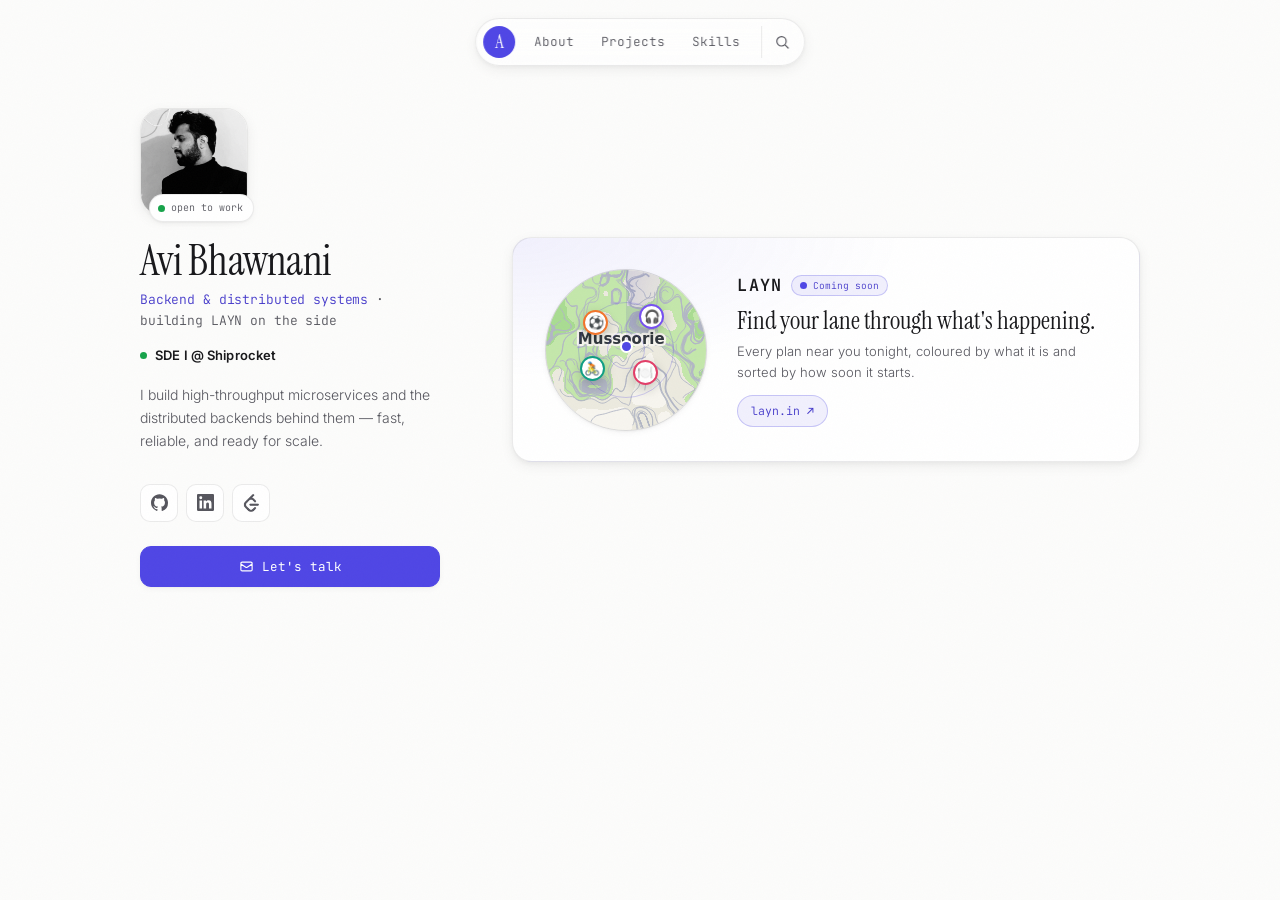
<file: index.html>
<!DOCTYPE html>
<html lang="en" data-theme="light">
<head>
  <meta charset="UTF-8" />
  <meta name="viewport" content="width=device-width, initial-scale=1.0" />
  <title>Avi Bhawnani — Software Engineer</title>
  <meta name="description" content="Avi Bhawnani — Java backend engineer building high-throughput microservices with Kafka and distributed systems. Currently building LAYN." />
  <link rel="icon" type="image/svg+xml" href="data:image/svg+xml,<svg xmlns='http://www.w3.org/2000/svg' viewBox='0 0 32 32'><rect width='32' height='32' rx='8' fill='%234f46e5'/><text x='16' y='23' font-family='Georgia,serif' font-size='20' fill='white' text-anchor='middle'>A</text></svg>" />
  <meta property="og:title" content="Avi Bhawnani — Software Engineer" />
  <meta property="og:description" content="Building high-throughput microservices with Kafka & distributed systems. Currently building LAYN." />
  <meta property="og:type" content="website" />
  <meta property="og:url" content="https://avibhawnani.github.io" />
  <meta property="og:image" content="https://avibhawnani.github.io/content/og-image.png" />
  <meta name="twitter:card" content="summary_large_image" />
  <meta name="twitter:image" content="https://avibhawnani.github.io/content/og-image.png" />
  <link rel="stylesheet" href="/css/theme.css" />
  <link rel="stylesheet" href="/css/base.css" />
  <link rel="stylesheet" href="/css/layout.css" />
  <link rel="stylesheet" href="/css/sections.css" />
  <link rel="stylesheet" href="/css/command.css" />
</head>
<body data-page="home">

<div id="scroll-progress"></div>
<div class="grain" aria-hidden="true"></div>
<div id="spotlight" aria-hidden="true"></div>

<nav class="pillnav" aria-label="Primary">
  <a href="/" class="pill-mono">A</a>
  <div class="pill-links">
    <a class="pill-link home active" href="/"><svg class="ico" viewBox="0 0 24 24" fill="none" stroke="currentColor" stroke-width="1.8"><path stroke-linecap="round" stroke-linejoin="round" d="M3 10l9-7 9 7v9a2 2 0 01-2 2h-4v-6H9v6H5a2 2 0 01-2-2z"/></svg><span class="txt">Home</span></a>
    
    <a class="pill-link" href="/about/"><svg class="ico" viewBox="0 0 24 24" fill="none" stroke="currentColor" stroke-width="1.8"><circle cx="12" cy="8" r="4"/><path stroke-linecap="round" d="M4 20c0-3.3 3.6-6 8-6s8 2.7 8 6"/></svg><span class="txt">About</span></a>
    
    
    <a class="pill-link" href="/projects/"><svg class="ico" viewBox="0 0 24 24" fill="none" stroke="currentColor" stroke-width="1.8"><rect x="3" y="3" width="7" height="7" rx="1.5"/><rect x="14" y="3" width="7" height="7" rx="1.5"/><rect x="3" y="14" width="7" height="7" rx="1.5"/><rect x="14" y="14" width="7" height="7" rx="1.5"/></svg><span class="txt">Projects</span></a>
    <a class="pill-link" href="/skills/"><svg class="ico" viewBox="0 0 24 24" fill="none" stroke="currentColor" stroke-width="1.8"><path stroke-linecap="round" stroke-linejoin="round" d="M12 3l9 5-9 5-9-5 9-5zM3 13l9 5 9-5"/></svg><span class="txt">Skills</span></a>
  </div>
  <div class="pill-right">
    <button class="pill-icon cmdk-btn" id="cmdkOpen" aria-label="Command menu (⌘K)"><svg viewBox="0 0 24 24" fill="none" stroke="currentColor" stroke-width="1.8"><circle cx="11" cy="11" r="7"/><path stroke-linecap="round" d="M21 21l-4.3-4.3"/></svg></button>
  </div>
</nav>

<div class="shell" id="top">
  <aside class="rail"><div class="rail-inner" id="rail-inner"></div></aside>

  <main class="content home">
    <section class="home-feature reveal" aria-label="Currently building">
      <div class="layn-mini" id="layn-mini"></div>
    </section>

  </main>
</div>

<div class="cmdk-overlay" id="cmdk">
  <div class="cmdk" role="dialog" aria-modal="true" aria-label="Command menu">
    <div class="cmdk-search">
      <svg xmlns="http://www.w3.org/2000/svg" fill="none" viewBox="0 0 24 24" stroke="currentColor" stroke-width="1.8"><circle cx="11" cy="11" r="7"/><path stroke-linecap="round" d="M21 21l-4.3-4.3"/></svg>
      <input id="cmdk-input" type="text" placeholder="Go to a page, copy email, open a link…" autocomplete="off" spellcheck="false" />
      <span class="cmdk-esc">ESC</span>
    </div>
    <div class="cmdk-list" id="cmdk-list"></div>
  </div>
</div>

<script src="/js/data.js"></script>
<script src="/js/render.js"></script>
<script src="/js/theme.js"></script>
<script src="/js/command.js"></script>
<script src="/js/effects.js"></script>
<script src="/js/map.js"></script>
</body>
</html>
</file>
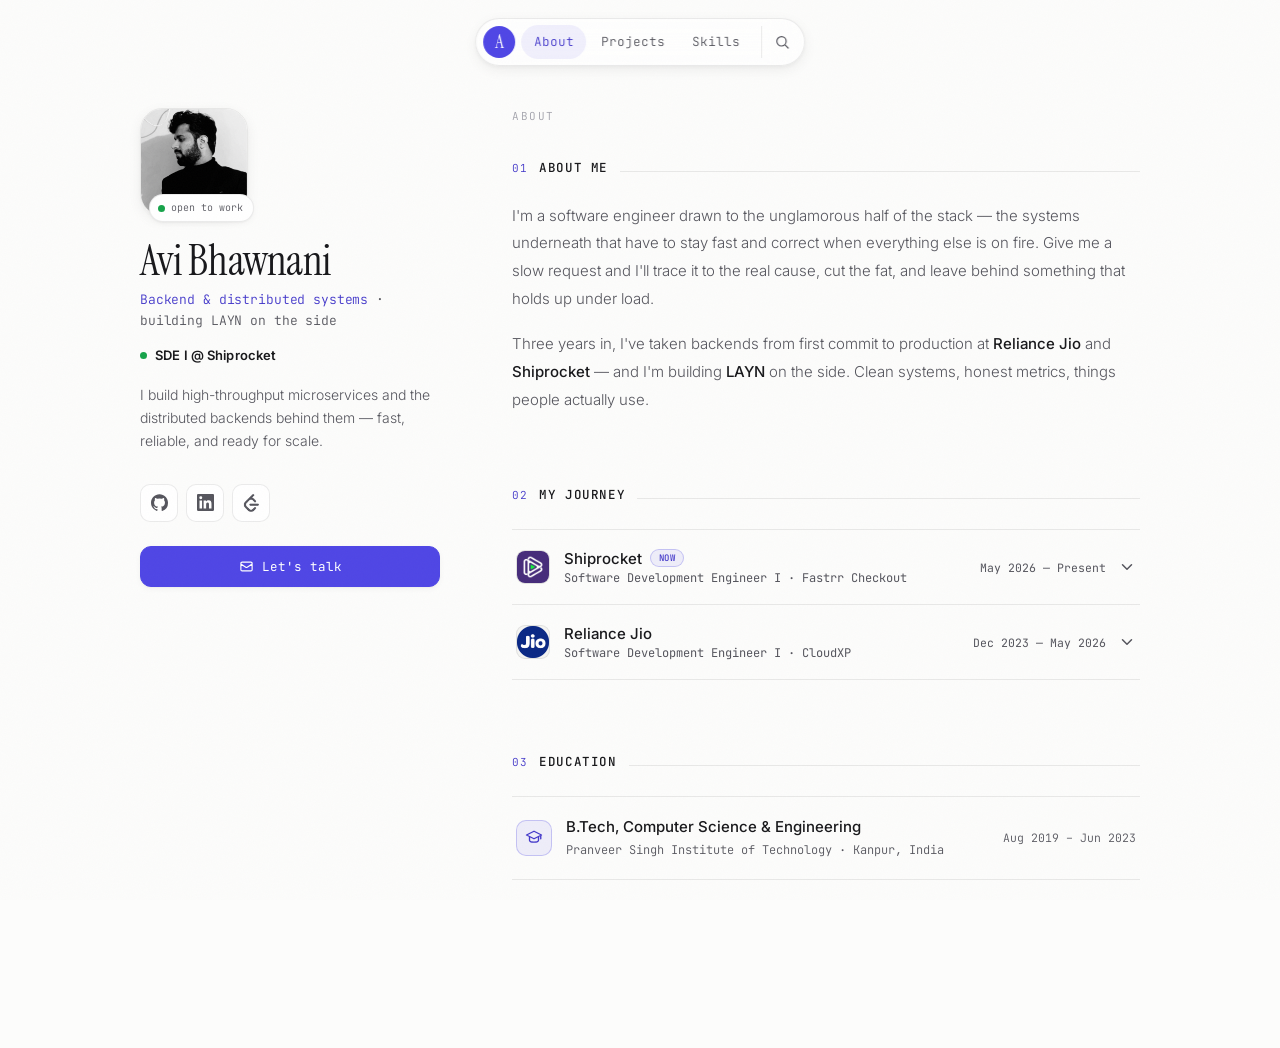
<file: about/index.html>
<!DOCTYPE html>
<html lang="en" data-theme="light">
<head>
  <meta charset="UTF-8" />
  <meta name="viewport" content="width=device-width, initial-scale=1.0" />
  <title>About — Avi Bhawnani</title>
  <meta name="description" content="About Avi Bhawnani — a backend engineer, and the journey through Reliance Jio and Shiprocket." />
  <link rel="icon" type="image/svg+xml" href="data:image/svg+xml,<svg xmlns='http://www.w3.org/2000/svg' viewBox='0 0 32 32'><rect width='32' height='32' rx='8' fill='%234f46e5'/><text x='16' y='23' font-family='Georgia,serif' font-size='20' fill='white' text-anchor='middle'>A</text></svg>" />
  <link rel="stylesheet" href="/css/theme.css" />
  <link rel="stylesheet" href="/css/base.css" />
  <link rel="stylesheet" href="/css/layout.css" />
  <link rel="stylesheet" href="/css/sections.css" />
  <link rel="stylesheet" href="/css/command.css" />
</head>
<body data-page="about">

<div id="scroll-progress"></div>
<div class="grain" aria-hidden="true"></div>
<div id="spotlight" aria-hidden="true"></div>

<nav class="pillnav" aria-label="Primary">
  <a href="/" class="pill-mono">A</a>
  <div class="pill-links">
    <a class="pill-link home" href="/"><svg class="ico" viewBox="0 0 24 24" fill="none" stroke="currentColor" stroke-width="1.8"><path stroke-linecap="round" stroke-linejoin="round" d="M3 10l9-7 9 7v9a2 2 0 01-2 2h-4v-6H9v6H5a2 2 0 01-2-2z"/></svg><span class="txt">Home</span></a>
    <a class="pill-link active" href="/about/"><svg class="ico" viewBox="0 0 24 24" fill="none" stroke="currentColor" stroke-width="1.8"><circle cx="12" cy="8" r="4"/><path stroke-linecap="round" d="M4 20c0-3.3 3.6-6 8-6s8 2.7 8 6"/></svg><span class="txt">About</span></a>
    <a class="pill-link" href="/projects/"><svg class="ico" viewBox="0 0 24 24" fill="none" stroke="currentColor" stroke-width="1.8"><rect x="3" y="3" width="7" height="7" rx="1.5"/><rect x="14" y="3" width="7" height="7" rx="1.5"/><rect x="3" y="14" width="7" height="7" rx="1.5"/><rect x="14" y="14" width="7" height="7" rx="1.5"/></svg><span class="txt">Projects</span></a>
    <a class="pill-link" href="/skills/"><svg class="ico" viewBox="0 0 24 24" fill="none" stroke="currentColor" stroke-width="1.8"><path stroke-linecap="round" stroke-linejoin="round" d="M12 3l9 5-9 5-9-5 9-5zM3 13l9 5 9-5"/></svg><span class="txt">Skills</span></a>
  </div>
  <div class="pill-right">
    <button class="pill-icon cmdk-btn" id="cmdkOpen" aria-label="Command menu (⌘K)"><svg viewBox="0 0 24 24" fill="none" stroke="currentColor" stroke-width="1.8"><circle cx="11" cy="11" r="7"/><path stroke-linecap="round" d="M21 21l-4.3-4.3"/></svg></button>
  </div>
</nav>

<div class="shell" id="top">
  <aside class="rail"><div class="rail-inner" id="rail-inner"></div></aside>

  <main class="content">
    <p class="page-title">About</p>

    <section class="block reveal" id="about">
      <div class="section-head"><span class="section-index">01</span><span class="section-title">About me</span><span class="section-rule"></span></div>
      <div class="about-bio" id="about-bio"></div>
    </section>

    <section class="block reveal" id="journey">
      <div class="section-head"><span class="section-index">02</span><span class="section-title">My journey</span><span class="section-rule"></span></div>
      <div class="work-list" id="exp-list"></div>
    </section>

    <section class="block reveal" id="education">
      <div class="section-head"><span class="section-index">03</span><span class="section-title">Education</span><span class="section-rule"></span></div>
      <div id="edu-list"></div>
    </section>

  </main>
</div>

<div class="cmdk-overlay" id="cmdk">
  <div class="cmdk" role="dialog" aria-modal="true" aria-label="Command menu">
    <div class="cmdk-search">
      <svg xmlns="http://www.w3.org/2000/svg" fill="none" viewBox="0 0 24 24" stroke="currentColor" stroke-width="1.8"><circle cx="11" cy="11" r="7"/><path stroke-linecap="round" d="M21 21l-4.3-4.3"/></svg>
      <input id="cmdk-input" type="text" placeholder="Go to a page, copy email, open a link…" autocomplete="off" spellcheck="false" />
      <span class="cmdk-esc">ESC</span>
    </div>
    <div class="cmdk-list" id="cmdk-list"></div>
  </div>
</div>

<script src="/js/data.js"></script>
<script src="/js/render.js"></script>
<script src="/js/theme.js"></script>
<script src="/js/command.js"></script>
<script src="/js/effects.js"></script>
</body>
</html>
</file>
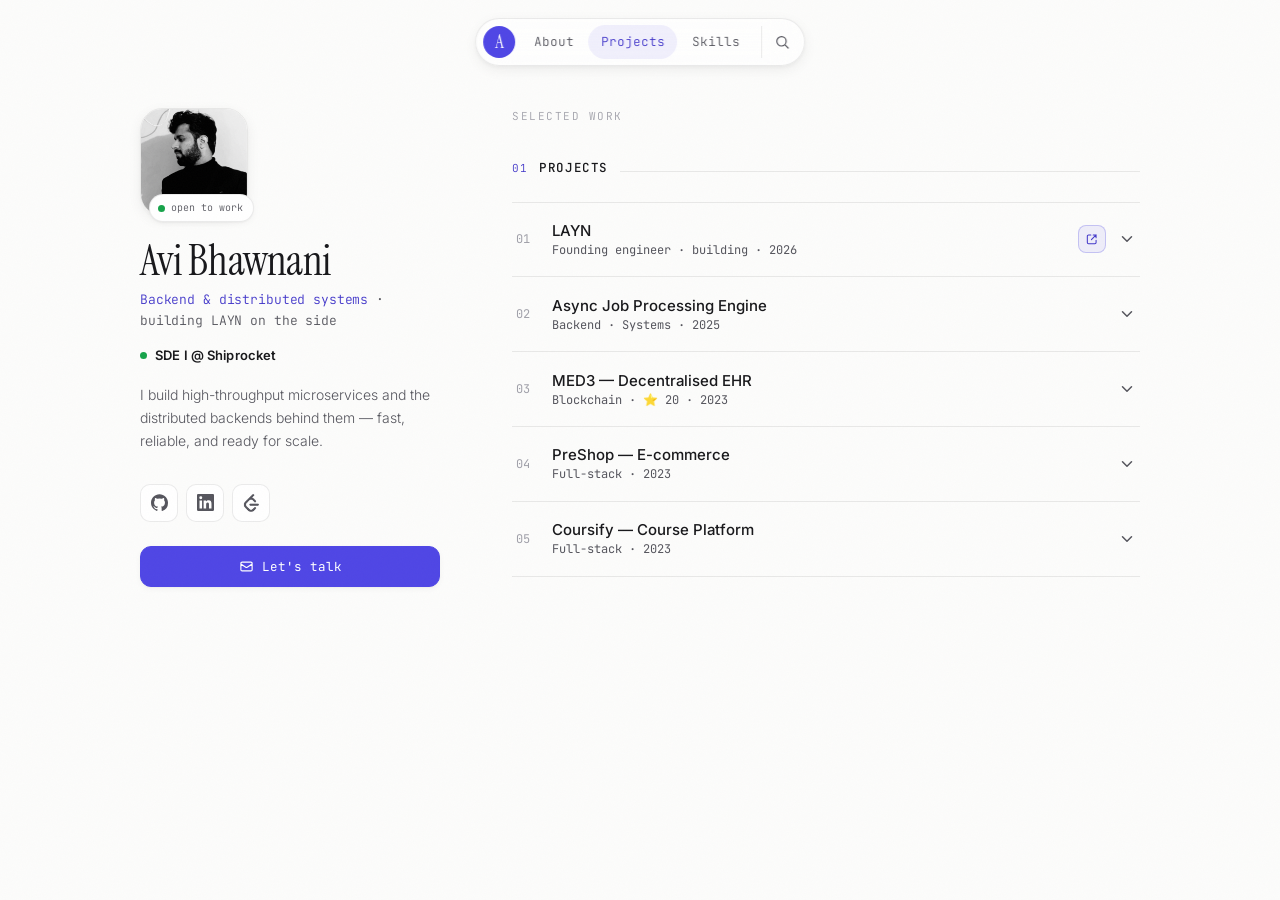
<file: projects/index.html>
<!DOCTYPE html>
<html lang="en" data-theme="light">
<head>
  <meta charset="UTF-8" />
  <meta name="viewport" content="width=device-width, initial-scale=1.0" />
  <title>Projects — Avi Bhawnani</title>
  <meta name="description" content="Selected projects by Avi Bhawnani — backend systems, full-stack and blockchain." />
  <link rel="icon" type="image/svg+xml" href="data:image/svg+xml,<svg xmlns='http://www.w3.org/2000/svg' viewBox='0 0 32 32'><rect width='32' height='32' rx='8' fill='%234f46e5'/><text x='16' y='23' font-family='Georgia,serif' font-size='20' fill='white' text-anchor='middle'>A</text></svg>" />
  <link rel="stylesheet" href="/css/theme.css" />
  <link rel="stylesheet" href="/css/base.css" />
  <link rel="stylesheet" href="/css/layout.css" />
  <link rel="stylesheet" href="/css/sections.css" />
  <link rel="stylesheet" href="/css/command.css" />
</head>
<body data-page="projects">

<div id="scroll-progress"></div>
<div class="grain" aria-hidden="true"></div>
<div id="spotlight" aria-hidden="true"></div>

<nav class="pillnav" aria-label="Primary">
  <a href="/" class="pill-mono">A</a>
  <div class="pill-links">
    <a class="pill-link home" href="/"><svg class="ico" viewBox="0 0 24 24" fill="none" stroke="currentColor" stroke-width="1.8"><path stroke-linecap="round" stroke-linejoin="round" d="M3 10l9-7 9 7v9a2 2 0 01-2 2h-4v-6H9v6H5a2 2 0 01-2-2z"/></svg><span class="txt">Home</span></a>
    
    <a class="pill-link" href="/about/"><svg class="ico" viewBox="0 0 24 24" fill="none" stroke="currentColor" stroke-width="1.8"><circle cx="12" cy="8" r="4"/><path stroke-linecap="round" d="M4 20c0-3.3 3.6-6 8-6s8 2.7 8 6"/></svg><span class="txt">About</span></a>
    
    
    <a class="pill-link active" href="/projects/"><svg class="ico" viewBox="0 0 24 24" fill="none" stroke="currentColor" stroke-width="1.8"><rect x="3" y="3" width="7" height="7" rx="1.5"/><rect x="14" y="3" width="7" height="7" rx="1.5"/><rect x="3" y="14" width="7" height="7" rx="1.5"/><rect x="14" y="14" width="7" height="7" rx="1.5"/></svg><span class="txt">Projects</span></a>
    <a class="pill-link" href="/skills/"><svg class="ico" viewBox="0 0 24 24" fill="none" stroke="currentColor" stroke-width="1.8"><path stroke-linecap="round" stroke-linejoin="round" d="M12 3l9 5-9 5-9-5 9-5zM3 13l9 5 9-5"/></svg><span class="txt">Skills</span></a>
  </div>
  <div class="pill-right">
    <button class="pill-icon cmdk-btn" id="cmdkOpen" aria-label="Command menu (⌘K)"><svg viewBox="0 0 24 24" fill="none" stroke="currentColor" stroke-width="1.8"><circle cx="11" cy="11" r="7"/><path stroke-linecap="round" d="M21 21l-4.3-4.3"/></svg></button>
  </div>
</nav>

<div class="shell" id="top">
  <aside class="rail"><div class="rail-inner" id="rail-inner"></div></aside>

  <main class="content">
    <p class="page-title">Selected Work</p>

    <section class="block reveal" id="projects">
      <div class="section-head"><span class="section-index">01</span><span class="section-title">Projects</span><span class="section-rule"></span></div>
      <div id="proj-list"></div>
    </section>

  </main>
</div>

<div class="cmdk-overlay" id="cmdk">
  <div class="cmdk" role="dialog" aria-modal="true" aria-label="Command menu">
    <div class="cmdk-search">
      <svg xmlns="http://www.w3.org/2000/svg" fill="none" viewBox="0 0 24 24" stroke="currentColor" stroke-width="1.8"><circle cx="11" cy="11" r="7"/><path stroke-linecap="round" d="M21 21l-4.3-4.3"/></svg>
      <input id="cmdk-input" type="text" placeholder="Go to a page, copy email, open a link…" autocomplete="off" spellcheck="false" />
      <span class="cmdk-esc">ESC</span>
    </div>
    <div class="cmdk-list" id="cmdk-list"></div>
  </div>
</div>

<script src="/js/data.js"></script>
<script src="/js/render.js"></script>
<script src="/js/theme.js"></script>
<script src="/js/command.js"></script>
<script src="/js/effects.js"></script>
</body>
</html>
</file>
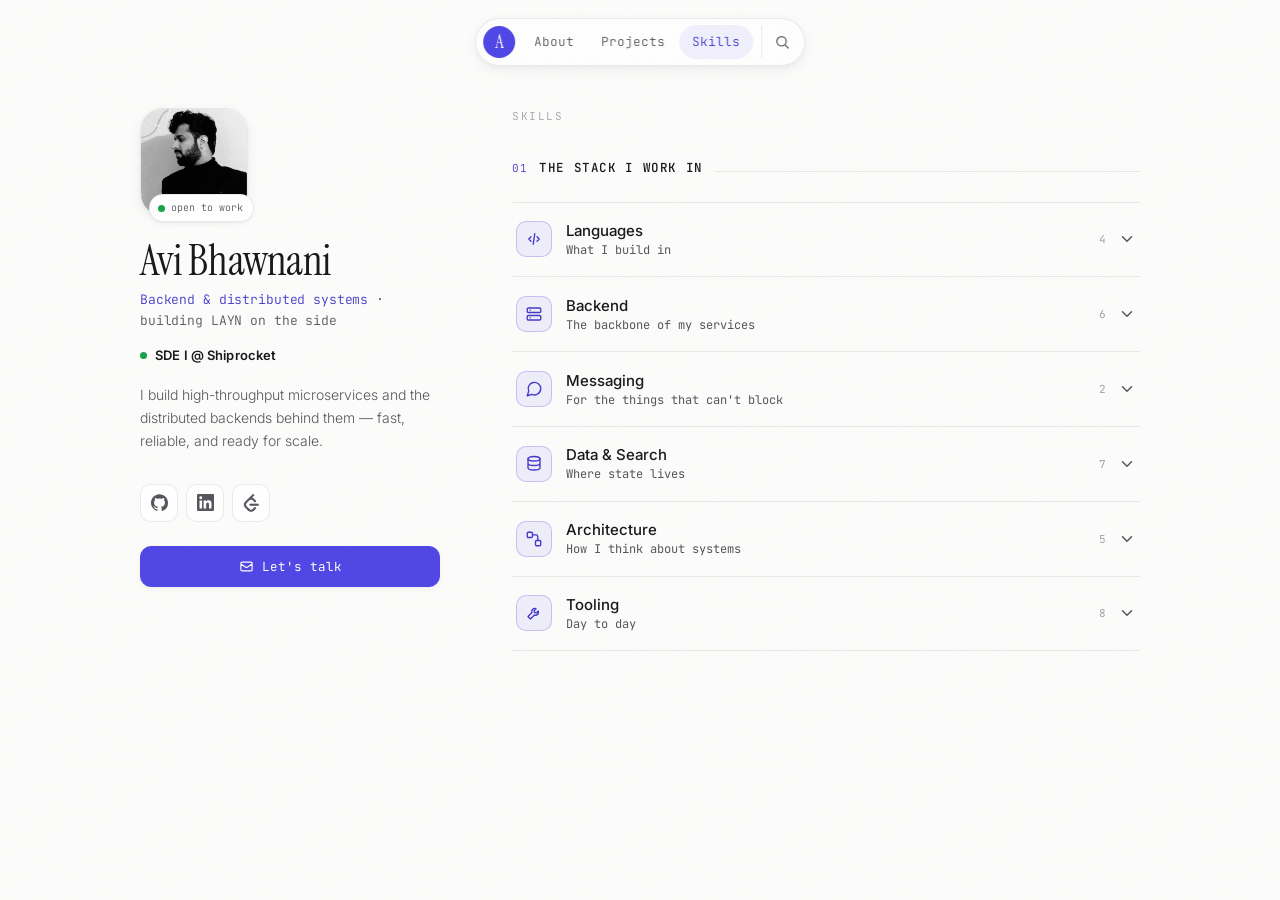
<file: skills/index.html>
<!DOCTYPE html>
<html lang="en" data-theme="light">
<head>
  <meta charset="UTF-8" />
  <meta name="viewport" content="width=device-width, initial-scale=1.0" />
  <title>Skills — Avi Bhawnani</title>
  <meta name="description" content="Avi Bhawnani's stack — Java, Spring Boot, Kafka, distributed systems." />
  <link rel="icon" type="image/svg+xml" href="data:image/svg+xml,<svg xmlns='http://www.w3.org/2000/svg' viewBox='0 0 32 32'><rect width='32' height='32' rx='8' fill='%234f46e5'/><text x='16' y='23' font-family='Georgia,serif' font-size='20' fill='white' text-anchor='middle'>A</text></svg>" />
  <link rel="stylesheet" href="/css/theme.css" />
  <link rel="stylesheet" href="/css/base.css" />
  <link rel="stylesheet" href="/css/layout.css" />
  <link rel="stylesheet" href="/css/sections.css" />
  <link rel="stylesheet" href="/css/command.css" />
</head>
<body data-page="skills">

<div id="scroll-progress"></div>
<div class="grain" aria-hidden="true"></div>
<div id="spotlight" aria-hidden="true"></div>

<nav class="pillnav" aria-label="Primary">
  <a href="/" class="pill-mono">A</a>
  <div class="pill-links">
    <a class="pill-link home" href="/"><svg class="ico" viewBox="0 0 24 24" fill="none" stroke="currentColor" stroke-width="1.8"><path stroke-linecap="round" stroke-linejoin="round" d="M3 10l9-7 9 7v9a2 2 0 01-2 2h-4v-6H9v6H5a2 2 0 01-2-2z"/></svg><span class="txt">Home</span></a>
    
    <a class="pill-link" href="/about/"><svg class="ico" viewBox="0 0 24 24" fill="none" stroke="currentColor" stroke-width="1.8"><circle cx="12" cy="8" r="4"/><path stroke-linecap="round" d="M4 20c0-3.3 3.6-6 8-6s8 2.7 8 6"/></svg><span class="txt">About</span></a>
    
    
    <a class="pill-link" href="/projects/"><svg class="ico" viewBox="0 0 24 24" fill="none" stroke="currentColor" stroke-width="1.8"><rect x="3" y="3" width="7" height="7" rx="1.5"/><rect x="14" y="3" width="7" height="7" rx="1.5"/><rect x="3" y="14" width="7" height="7" rx="1.5"/><rect x="14" y="14" width="7" height="7" rx="1.5"/></svg><span class="txt">Projects</span></a>
    <a class="pill-link active" href="/skills/"><svg class="ico" viewBox="0 0 24 24" fill="none" stroke="currentColor" stroke-width="1.8"><path stroke-linecap="round" stroke-linejoin="round" d="M12 3l9 5-9 5-9-5 9-5zM3 13l9 5 9-5"/></svg><span class="txt">Skills</span></a>
  </div>
  <div class="pill-right">
    <button class="pill-icon cmdk-btn" id="cmdkOpen" aria-label="Command menu (⌘K)"><svg viewBox="0 0 24 24" fill="none" stroke="currentColor" stroke-width="1.8"><circle cx="11" cy="11" r="7"/><path stroke-linecap="round" d="M21 21l-4.3-4.3"/></svg></button>
  </div>
</nav>

<div class="shell" id="top">
  <aside class="rail"><div class="rail-inner" id="rail-inner"></div></aside>

  <main class="content">
    <p class="page-title">Skills</p>

    <section class="block reveal" id="skills">
      <div class="section-head"><span class="section-index">01</span><span class="section-title">The stack I work in</span><span class="section-rule"></span></div>
      <div id="skills-wrap"></div>
    </section>

  </main>
</div>

<div class="cmdk-overlay" id="cmdk">
  <div class="cmdk" role="dialog" aria-modal="true" aria-label="Command menu">
    <div class="cmdk-search">
      <svg xmlns="http://www.w3.org/2000/svg" fill="none" viewBox="0 0 24 24" stroke="currentColor" stroke-width="1.8"><circle cx="11" cy="11" r="7"/><path stroke-linecap="round" d="M21 21l-4.3-4.3"/></svg>
      <input id="cmdk-input" type="text" placeholder="Go to a page, copy email, open a link…" autocomplete="off" spellcheck="false" />
      <span class="cmdk-esc">ESC</span>
    </div>
    <div class="cmdk-list" id="cmdk-list"></div>
  </div>
</div>

<script src="/js/data.js"></script>
<script src="/js/render.js"></script>
<script src="/js/theme.js"></script>
<script src="/js/command.js"></script>
<script src="/js/effects.js"></script>
</body>
</html>
</file>
<file: css/theme.css>
/* ============================================
   theme.css — design tokens.
   Default is LIGHT (white). Dark is a toggle.
   Swap --accent to re-skin the whole site.
   ============================================ */

:root,
:root[data-theme="light"] {
  /* surfaces */
  --bg:         #fcfcfb;
  --bg2:        #f4f4f2;
  --card:       #ffffff;
  --card-hover: #ffffff;
  --nav-bg:     rgba(255, 255, 255, 0.72);

  /* text */
  --text:       #18181b;
  --text-muted: #55555d;
  --text-dim:   #a1a1aa;

  /* lines */
  --border:  rgba(0, 0, 0, 0.08);
  --border2: rgba(0, 0, 0, 0.14);

  /* the one accent */
  --accent:        #4f46e5;
  --accent-text:   #4338ca;
  --accent-soft:   rgba(79, 70, 229, 0.08);
  --accent-border: rgba(79, 70, 229, 0.26);
  --glow:          rgba(79, 70, 229, 0.08);

  --live: #16a34a;

  --tag-bg:        #f6f6f5;
  --tag-border:    rgba(0, 0, 0, 0.1);
  --toggle-bg:     rgba(0, 0, 0, 0.04);
  --toggle-border: rgba(0, 0, 0, 0.12);

  --shadow-sm: 0 1px 2px rgba(0, 0, 0, 0.04), 0 2px 6px rgba(0, 0, 0, 0.04);
  --shadow-md: 0 4px 14px rgba(0, 0, 0, 0.06), 0 2px 4px rgba(0, 0, 0, 0.04);
  --shadow-lg: 0 18px 50px rgba(0, 0, 0, 0.12);
  --photo-filter: grayscale(100%) contrast(1.02);

  /* LAYN hill map (ported from layn.in — kept fixed in both themes) */
  --map-forest:     #a9dc92;
  --map-scrub:      #c4e7ab;
  --map-open:       #eceadf;
  --map-bare:       #f7f5ef;
  --map-roadline:   #b3b7c6;
  --map-label:      rgba(86, 92, 102, 0.95);
  --map-city-label: rgba(38, 44, 52, 0.95);
  --map-peak-label: rgba(104, 134, 176, 0.95);

  --grain-opacity: 0.025;
}

:root[data-theme="dark"] {
  --bg:         #0a0a0b;
  --bg2:        #0f0f12;
  --card:       rgba(255, 255, 255, 0.028);
  --card-hover: rgba(255, 255, 255, 0.055);
  --nav-bg:     rgba(18, 18, 20, 0.6);

  --text:       #ededed;
  --text-muted: #8a8a93;
  --text-dim:   #4a4a52;

  --border:  rgba(255, 255, 255, 0.08);
  --border2: rgba(255, 255, 255, 0.15);

  --accent:        #6366f1;
  --accent-text:   #a5a8ff;
  --accent-soft:   rgba(99, 102, 241, 0.13);
  --accent-border: rgba(99, 102, 241, 0.35);
  --glow:          rgba(99, 102, 241, 0.14);

  --live: #22c55e;

  --tag-bg:        rgba(255, 255, 255, 0.04);
  --tag-border:    rgba(255, 255, 255, 0.1);
  --toggle-bg:     rgba(255, 255, 255, 0.05);
  --toggle-border: rgba(255, 255, 255, 0.12);

  --shadow-sm: none;
  --shadow-md: 0 8px 30px rgba(0, 0, 0, 0.35);
  --shadow-lg: 0 24px 60px rgba(0, 0, 0, 0.5);
  --photo-filter: grayscale(100%) contrast(1.05) brightness(0.95);

  --grain-opacity: 0.04;
}
</file>
<file: css/base.css>
/* ============================================
   base.css — resets, fonts, effects (grain,
   spotlight, reveal), section heads, tags.
   ============================================ */

@import url('https://fonts.googleapis.com/css2?family=JetBrains+Mono:wght@300;400;500;600&family=Inter:wght@300;400;500;600&family=Instrument+Serif:ital@0;1&display=swap');

*, *::before, *::after { box-sizing: border-box; margin: 0; padding: 0; }

html { font-size: 16px; scroll-behavior: smooth; }

body {
  background: var(--bg);
  color: var(--text);
  font-family: 'Inter', -apple-system, BlinkMacSystemFont, sans-serif;
  font-weight: 300;
  line-height: 1.6;
  min-height: 100vh;
  overflow-x: hidden;
  transition: background 0.35s ease, color 0.35s ease;
  -webkit-font-smoothing: antialiased;
}

.mono { font-family: 'JetBrains Mono', monospace; }

/* --- Scroll progress --- */
#scroll-progress {
  position: fixed; top: 0; left: 0;
  width: 0%; height: 2px;
  background: linear-gradient(90deg, var(--accent), var(--accent-text));
  z-index: 1000; transition: width 0.08s linear;
}

/* --- Film grain --- */
.grain {
  position: fixed; inset: 0; z-index: 2000; pointer-events: none;
  opacity: var(--grain-opacity);
  background-image: url("data:image/svg+xml,%3Csvg xmlns='http://www.w3.org/2000/svg' width='160' height='160'%3E%3Cfilter id='n'%3E%3CfeTurbulence type='fractalNoise' baseFrequency='0.8' numOctaves='3' stitchTiles='stitch'/%3E%3C/filter%3E%3Crect width='100%25' height='100%25' filter='url(%23n)'/%3E%3C/svg%3E");
}

/* --- Cursor spotlight --- */
#spotlight {
  position: fixed; top: 0; left: 0;
  width: 560px; height: 560px; margin: -280px 0 0 -280px;
  border-radius: 50%;
  background: radial-gradient(circle, var(--glow) 0%, transparent 65%);
  pointer-events: none; z-index: 0; opacity: 0;
  transition: opacity 0.4s ease; will-change: transform;
}
body.spotlight-on #spotlight { opacity: 1; }

/* --- Scroll reveal --- */
.reveal {
  opacity: 0; transform: translateY(16px);
  transition: opacity 0.7s cubic-bezier(0.22,1,0.36,1), transform 0.7s cubic-bezier(0.22,1,0.36,1);
}
.reveal.is-visible { opacity: 1; transform: none; }

/* --- Section header --- */
.section-head { display: flex; align-items: baseline; gap: 12px; margin-bottom: 1.5rem; }
.section-index { font-family: 'JetBrains Mono', monospace; font-size: 11px; color: var(--accent-text); letter-spacing: 0.05em; }
.section-title { font-family: 'JetBrains Mono', monospace; font-size: 12.5px; font-weight: 500; color: var(--text); letter-spacing: 0.05em; text-transform: uppercase; }
.section-rule { flex: 1; height: 1px; background: var(--border); }

/* --- Tags --- */
.tag {
  font-family: 'JetBrains Mono', monospace; font-size: 11.5px;
  padding: 4px 9px; background: var(--tag-bg); border: 1px solid var(--tag-border);
  border-radius: 6px; color: var(--text-muted); letter-spacing: 0.01em;
  transition: color 0.2s ease, border-color 0.2s ease, background 0.2s ease;
}
.tag:hover { color: var(--accent-text); border-color: var(--accent-border); background: var(--accent-soft); }
.tag-row { display: flex; flex-wrap: wrap; gap: 6px; margin-top: 12px; }

.inline-code {
  font-family: 'JetBrains Mono', monospace; font-size: 0.88em;
  background: var(--tag-bg); padding: 1px 5px; border-radius: 3px;
  border: 1px solid var(--tag-border); color: var(--text);
}
.metric {
  display: inline-block; font-family: 'JetBrains Mono', monospace;
  font-size: 0.86em; font-weight: 500; color: var(--accent-text);
  background: var(--accent-soft); border: 1px solid var(--accent-border);
  border-radius: 5px; padding: 1px 7px;
}

@media (prefers-reduced-motion: reduce) {
  html { scroll-behavior: auto; }
  .reveal { opacity: 1; transform: none; transition: none; }
  #spotlight { display: none; }
  *, *::before, *::after { animation-duration: 0.01ms !important; }
}
@media (max-width: 900px) { #spotlight { display: none; } }
</file>
<file: css/layout.css>
/* ============================================
   layout.css — floating pill nav, shell grid,
   identity rail, footer, buttons
   ============================================ */

/* ---------- FLOATING PILL NAV ---------- */
.pillnav {
  position: fixed;
  top: 18px;
  left: 50%;
  transform: translateX(-50%);
  z-index: 900;
  display: flex;
  align-items: center;
  gap: 6px;
  padding: 6px 6px 6px 7px;
  background: var(--nav-bg);
  border: 1px solid var(--border);
  border-radius: 100px;
  box-shadow: var(--shadow-md);
  backdrop-filter: blur(16px) saturate(1.4);
  -webkit-backdrop-filter: blur(16px) saturate(1.4);
}

.pill-mono {
  width: 32px; height: 32px;
  display: flex; align-items: center; justify-content: center;
  border-radius: 50%;
  background: var(--accent);
  color: #fff;
  font-family: 'Instrument Serif', Georgia, serif;
  font-size: 19px;
  text-decoration: none;
  flex-shrink: 0;
  transition: transform 0.2s ease;
}
.pill-mono:hover { transform: scale(1.06); }

.pill-links { display: flex; align-items: center; gap: 2px; }

.pill-link {
  display: flex;
  align-items: center;
  gap: 6px;
  padding: 7px 13px;
  border-radius: 100px;
  text-decoration: none;
  color: var(--text-muted);
  font-family: 'JetBrains Mono', monospace;
  font-size: 12.5px;
  letter-spacing: -0.01em;
  transition: color 0.2s ease, background 0.2s ease;
}
.pill-link .ico { width: 15px; height: 15px; display: none; }
.pill-link.home { display: none; } /* home lives in the monogram on desktop */
.pill-link:hover { color: var(--text); background: var(--toggle-bg); }
.pill-link.active { color: var(--accent-text); background: var(--accent-soft); }

.pill-right { display: flex; align-items: center; gap: 4px; padding-left: 4px; margin-left: 2px; border-left: 1px solid var(--border); }
.pill-icon {
  width: 32px; height: 32px;
  display: flex; align-items: center; justify-content: center;
  border-radius: 50%;
  border: none;
  background: none;
  color: var(--text-muted);
  cursor: pointer;
  transition: color 0.2s ease, background 0.2s ease;
}
.pill-icon:hover { color: var(--accent-text); background: var(--toggle-bg); }
.pill-icon svg { width: 16px; height: 16px; }

/* ---------- SHELL ---------- */
.shell {
  max-width: 1080px;
  margin: 0 auto;
  padding: 108px 2.5rem 6rem;
  display: grid;
  grid-template-columns: 300px 1fr;
  gap: 4.5rem;
}

/* ---------- RAIL ---------- */
.rail { position: relative; }
.rail-inner {
  position: sticky;
  top: 108px;
  display: flex;
  flex-direction: column;
}

.rail-photo {
  position: relative;
  width: 108px; height: 108px;
  margin-bottom: 1.5rem;
}
.rail-photo img {
  width: 100%; height: 100%;
  object-fit: cover;
  border-radius: 22px;
  border: 1px solid var(--border);
  box-shadow: var(--shadow-md);
  filter: var(--photo-filter);
}
.rail-status {
  position: absolute;
  right: -6px; bottom: -6px;
  display: flex; align-items: center;
  gap: 6px;
  padding: 5px 10px 5px 8px;
  background: var(--card);
  border: 1px solid var(--border);
  border-radius: 100px;
  box-shadow: var(--shadow-sm);
  font-family: 'JetBrains Mono', monospace;
  font-size: 10px;
  color: var(--text-muted);
  white-space: nowrap;
}
.chip-dot {
  width: 7px; height: 7px; border-radius: 50%;
  background: var(--live);
  flex-shrink: 0;
  animation: statusPulse 2.4s ease-in-out infinite;
}
@keyframes statusPulse {
  0%, 100% { opacity: 1; transform: scale(1); }
  50%      { opacity: 0.4; transform: scale(0.72); }
}

.rail-name {
  font-family: 'Instrument Serif', Georgia, serif;
  font-weight: 400;
  font-size: 2.6rem;
  line-height: 1.02;
  letter-spacing: -0.01em;
  color: var(--text);
}
.rail-role {
  font-family: 'JetBrains Mono', monospace;
  font-size: 13px;
  color: var(--accent-text);
  margin-top: 0.5rem;
  letter-spacing: -0.01em;
  line-height: 1.6;
}
.rail-aside { color: var(--text-muted); }
.rail-current {
  display: flex; align-items: center; gap: 8px;
  font-family: 'Inter', -apple-system, sans-serif; font-size: 13px; font-weight: 400;
  color: var(--text-muted); margin-top: 0.85rem;
  line-height: 1.5; letter-spacing: 0.01em;
}
.rail-current strong { color: var(--text); font-weight: 600; }
.rail-intro {
  font-size: 14px;
  color: var(--text-muted);
  line-height: 1.65;
  margin-top: 1.1rem;
}

.rail-socials { display: flex; gap: 8px; margin-top: 2rem; }
.social {
  width: 38px; height: 38px;
  display: flex; align-items: center; justify-content: center;
  border: 1px solid var(--border);
  border-radius: 10px;
  background: var(--card);
  color: var(--text-muted);
  text-decoration: none;
  transition: all 0.2s ease;
}
.social:hover { color: var(--accent-text); border-color: var(--accent-border); transform: translateY(-2px); box-shadow: var(--shadow-sm); }
.social svg { width: 17px; height: 17px; }
.social-mask {
  width: 18px; height: 18px; display: block;
  background-color: currentColor;
  -webkit-mask: url("/content/leetcode.png") center / contain no-repeat;
  mask: url("/content/leetcode.png") center / contain no-repeat;
}

.btn {
  display: inline-flex; align-items: center; justify-content: center; gap: 8px;
  font-family: 'JetBrains Mono', monospace;
  font-size: 12.5px;
  padding: 11px 16px;
  border-radius: 11px;
  cursor: pointer; text-decoration: none;
  border: 1px solid var(--toggle-border);
  background: var(--card);
  color: var(--text);
  transition: all 0.2s ease;
}
.btn:hover { border-color: var(--accent-border); color: var(--accent-text); }
.btn svg { width: 15px; height: 15px; }

/* roller — text rolls up / flips on hover (each label centred in its row) */
.btn .roller { display: inline-flex; flex-direction: column; height: 1.4em; overflow: hidden; }
.btn .roller-in { display: flex; flex-direction: column; transition: transform 0.34s cubic-bezier(0.34, 1.15, 0.5, 1); }
.btn .roller-in > span { flex: 0 0 1.4em; height: 1.4em; display: flex; align-items: center; justify-content: center; white-space: nowrap; }
.btn:hover .roller-in { transform: translateY(-1.4em); }
.btn--primary { background: var(--accent); border-color: var(--accent); color: #fff; box-shadow: var(--shadow-sm); }
.btn--primary:hover { color: #fff; filter: brightness(1.08); }
.btn--copied { border-color: var(--live) !important; background: var(--live) !important; color: #fff !important; }
.rail-email { margin-top: 1.5rem; width: 100%; }

/* ---------- Page title (content column) ---------- */
.page-title {
  font-family: 'JetBrains Mono', monospace;
  font-size: 11px; letter-spacing: 0.14em; text-transform: uppercase;
  color: var(--text-dim); margin-bottom: 2rem;
}

/* ---------- HOME ---------- */
.home-split {
  display: grid;
  grid-template-columns: 1fr 300px;
  gap: 2.5rem;
  align-items: center;
  margin-bottom: 2.75rem;
}
.home-lead {}
.home-statement {
  font-family: 'Instrument Serif', Georgia, serif;
  font-weight: 400;
  font-size: clamp(1.9rem, 4.4vw, 2.9rem);
  line-height: 1.12; letter-spacing: -0.01em;
  color: var(--text);
}
.home-line { font-size: 15px; color: var(--text-muted); line-height: 1.7; margin-top: 1.25rem; max-width: 560px; }
.home-line strong { color: var(--text); font-weight: 500; }
.home-line a { color: var(--accent-text); text-decoration: none; }
.home-line a:hover { text-decoration: underline; text-underline-offset: 3px; }

.home-dir { display: grid; grid-template-columns: repeat(3, 1fr); gap: 12px; }
.dir-card {
  display: flex; align-items: center; gap: 14px;
  padding: 1.1rem 1.25rem;
  border: 1px solid var(--border); border-radius: 14px;
  background: var(--card); box-shadow: var(--shadow-sm);
  text-decoration: none;
  transition: border-color 0.2s ease, transform 0.2s ease, box-shadow 0.2s ease;
}
.dir-card:hover { border-color: var(--accent-border); transform: translateY(-3px); box-shadow: var(--shadow-md); }
.dir-k { font-family: 'JetBrains Mono', monospace; font-size: 11px; color: var(--text-dim); }
.dir-body { display: flex; flex-direction: column; gap: 2px; flex: 1; }
.dir-t { font-size: 15px; font-weight: 500; color: var(--text); }
.dir-d { font-size: 12px; color: var(--text-muted); }
.dir-arrow { color: var(--text-dim); font-size: 16px; transition: transform 0.2s ease, color 0.2s ease; }
.dir-card:hover .dir-arrow { color: var(--accent-text); transform: translateX(3px); }
.dir-card:hover .dir-t { color: var(--accent-text); }

/* ---------- FOOTER (full-width, below the shell) ---------- */
.site-footer {
  max-width: 1080px;
  margin: 3rem auto 0;
  padding: 2.5rem 2.5rem 5rem;
  border-top: 1px solid var(--border);
}
@media (max-width: 900px) { .site-footer { padding: 2rem 1.5rem 7rem; } }
.footer-top-row {
  display: flex; align-items: flex-start; justify-content: space-between;
  gap: 2rem; flex-wrap: wrap; margin-bottom: 2rem;
}
.footer-brand { display: flex; flex-direction: column; gap: 5px; }
.footer-name {
  background: none; border: none; padding: 0; margin: 0; text-align: left;
  font-family: 'Instrument Serif', Georgia, serif; font-size: 25px;
  color: var(--text); cursor: pointer; transition: color 0.2s ease;
}
.footer-name:hover { color: var(--accent-text); }
.footer-name--copied { color: var(--live) !important; }
.footer-role { font-family: 'JetBrains Mono', monospace; font-size: 11.5px; color: var(--text-muted); }
.footer-links { display: flex; flex-wrap: wrap; gap: 18px; padding-top: 6px; }
.footer-links a { font-family: 'JetBrains Mono', monospace; font-size: 12.5px; color: var(--text-muted); text-decoration: none; transition: color 0.2s ease; }
.footer-links a:hover { color: var(--accent-text); }
.footer-social { display: flex; gap: 9px; }
.footer-social a {
  width: 36px; height: 36px; display: flex; align-items: center; justify-content: center;
  border: 1px solid var(--border); border-radius: 10px; background: var(--card);
  color: var(--text-muted); text-decoration: none; transition: all 0.2s ease;
}
.footer-social a:hover { color: var(--accent-text); border-color: var(--accent-border); transform: translateY(-2px); }
.footer-social svg { width: 16px; height: 16px; }
.footer-social .lc { font-family: 'JetBrains Mono', monospace; font-size: 11px; font-weight: 600; }

.footer-bar {
  display: flex; align-items: center; justify-content: space-between;
  gap: 12px; flex-wrap: wrap; padding-top: 1.3rem; border-top: 1px solid var(--border);
}
.footer-bar > span { font-family: 'JetBrains Mono', monospace; font-size: 11px; color: var(--text-dim); }
.footer-meta { display: flex; align-items: center; gap: 10px; font-family: 'JetBrains Mono', monospace; font-size: 11px; color: var(--text-muted); }
.footer-clock .tick { color: var(--accent-text); }
.footer-top {
  display: inline-flex; align-items: center; justify-content: center;
  width: 28px; height: 28px; text-decoration: none;
  color: var(--text-muted); border: 1px solid var(--border); border-radius: 9px;
  transition: all 0.2s ease;
}
.footer-top:hover { color: var(--accent-text); border-color: var(--accent-border); transform: translateY(-2px); }

@media (max-width: 560px) {
  .footer-top-row { flex-direction: column; gap: 1.5rem; }
}

/* ---------- Home: center the single feature beside the rail ---------- */
.content.home { display: flex; align-items: center; }
.home .home-feature { width: 100%; }
@media (max-width: 900px) {
  .content.home { display: block; }
  .home .home-feature { margin: 0.5rem 0 1rem; }
}

/* ---------- RESPONSIVE ---------- */
@media (max-width: 900px) {
  .shell {
    grid-template-columns: 1fr;
    gap: 2.5rem;
    padding: 2rem 1.5rem 7rem;
    max-width: 640px;
  }
  .rail-inner { position: static; }
  .rail-name { font-size: 2.4rem; }
  .home-split { grid-template-columns: 1fr; gap: 1.75rem; }
  .home-dir { grid-template-columns: 1fr; }
  .rail-photo { width: 92px; height: 92px; }

  /* inner pages: drop the identity rail on mobile, keep page data only */
  body:not([data-page="home"]) .rail { display: none; }

  /* nav → bottom app tab-bar */
  .pillnav {
    top: auto;
    bottom: 16px;
    width: calc(100% - 32px);
    max-width: 440px;
    justify-content: space-between;
    padding: 7px 9px;
    border-radius: 20px;
  }
  .pill-mono { display: none; }
  .pill-links { flex: 1; justify-content: space-around; gap: 0; }
  .pill-link { flex-direction: column; gap: 3px; padding: 5px 8px; font-size: 9.5px; }
  .pill-link.home { display: flex; } /* home returns as a tab on mobile */
  .pill-link .ico { display: block; }
  .pill-right { border-left: 1px solid var(--border); padding-left: 6px; }
}

@media (max-width: 420px) {
  .pill-link .txt { font-size: 9px; }
  .pill-link { padding: 5px 7px; }
}
</file>
<file: css/sections.css>
/* ============================================
   sections.css — Now, Experience, Projects,
   Skills, Education. Each with room to breathe.
   ============================================ */

section.block { padding-top: 0; margin-bottom: 4.5rem; scroll-margin-top: 108px; }
.content section:first-child { margin-top: 0.25rem; }

/* ---------- Accordions (Work / Projects / Skills) ---------- */
.acc-list { border-top: 1px solid var(--border); }
.acc-item { border-bottom: 1px solid var(--border); }
#proj-list { display: block; }
.acc-head {
  width: 100%; display: flex; align-items: center; gap: 14px;
  padding: 1.15rem 0.25rem; background: none; border: none; cursor: pointer;
  text-align: left; color: var(--text); font-family: inherit;
}
.acc-index { font-family: 'JetBrains Mono', monospace; font-size: 12px; color: var(--text-dim); width: 22px; flex-shrink: 0; }
.acc-logo, .acc-mark {
  width: 34px; height: 34px; border-radius: 9px; flex-shrink: 0; object-fit: contain;
  background: var(--bg2); border: 1px solid var(--border);
  display: flex; align-items: center; justify-content: center;
  font-family: 'Instrument Serif', Georgia, serif; font-size: 18px; color: var(--accent-text);
}
.acc-head .cap-icon { flex-shrink: 0; }
.acc-main { display: flex; flex-direction: column; gap: 2px; min-width: 0; }
.acc-title { font-size: 15px; font-weight: 500; color: var(--text); display: flex; align-items: center; gap: 8px; transition: color 0.2s ease; }
.acc-head:hover .acc-title { color: var(--accent-text); }
/* Education — static row in the same list language */
.edu-row { display: flex; align-items: center; gap: 14px; padding: 1.15rem 0.25rem; border-bottom: 1px solid var(--border); }
.acc-sub { font-family: 'JetBrains Mono', monospace; font-size: 12px; color: var(--text-muted); }
.acc-right { margin-left: auto; display: flex; align-items: center; gap: 12px; flex-shrink: 0; }
.acc-period { font-family: 'JetBrains Mono', monospace; font-size: 11.5px; color: var(--text-muted); white-space: nowrap; }
.acc-count { font-family: 'JetBrains Mono', monospace; font-size: 11px; color: var(--text-dim); }
.acc-ext {
  display: flex; align-items: center; justify-content: center;
  width: 28px; height: 28px; border-radius: 8px; flex-shrink: 0;
  border: 1px solid var(--accent-border); background: var(--accent-soft);
  color: var(--accent-text); text-decoration: none; transition: all 0.2s ease;
}
.acc-ext:hover { filter: brightness(0.97); border-color: var(--accent); transform: translate(1px, -1px); }
.acc-ext svg { width: 14px; height: 14px; }
.acc-chev { display: flex; color: var(--text-muted); transition: transform 0.3s ease, color 0.3s ease; }
.acc-chev svg { width: 18px; height: 18px; }
.acc-item[data-open="true"] .acc-chev { transform: rotate(180deg); color: var(--accent-text); }
.acc-body { overflow: hidden; max-height: 0; transition: max-height 0.4s ease; }
.acc-item[data-open="true"] .acc-body { max-height: 900px; }
.acc-body-in { padding: 0.2rem 0.25rem 1.5rem; }
.acc-loc { font-family: 'JetBrains Mono', monospace; font-size: 11.5px; color: var(--text-dim); margin-top: 0.9rem; }
.acc-link {
  display: inline-flex; align-items: center; gap: 4px; margin-top: 0.9rem;
  font-family: 'JetBrains Mono', monospace; font-size: 11.5px;
  color: var(--accent-text); text-decoration: none; transition: color 0.2s ease;
}
.acc-link:hover { color: var(--accent); text-decoration: underline; text-underline-offset: 3px; }
@media (max-width: 560px) { .acc-period { display: none; } }

/* ---------- Home ---------- */
.home-current {
  font-family: 'JetBrains Mono', monospace; font-size: 13.5px;
  color: var(--text-muted); margin-bottom: 2rem;
}
.home-current strong { color: var(--text); font-weight: 500; }
.home-feature { max-width: 640px; }

/* ---------- LAYN intro (home) ---------- */
.layn-mini {
  --games: #f2742a; --music: #7650f0; --rides: #0f9e83; --food: #e23e68;
  display: flex; align-items: center; gap: 1.9rem;
  padding: 1.9rem 2rem;
  border: 1px solid var(--border); border-radius: 20px;
  background:
    radial-gradient(120% 120% at 0% 0%, var(--accent-soft) 0%, transparent 52%),
    var(--card);
  box-shadow: var(--shadow-md);
}

/* the circular "scope" — the real LAYN map (canvas) + a radar sweep */
.scope {
  position: relative;
  width: 162px; height: 162px;
  border-radius: 50%;
  overflow: hidden;
  flex-shrink: 0;
  border: 1px solid var(--border2);
  box-shadow: var(--shadow-sm), inset 0 0 22px rgba(0, 0, 0, 0.22);
}
#layn-map { position: absolute; inset: 0; width: 100%; height: 100%; display: block; }

.radar-sweep {
  position: absolute; inset: 0; border-radius: 50%; pointer-events: none;
  background: conic-gradient(from 0deg,
    color-mix(in srgb, var(--accent) 34%, transparent) 0deg,
    transparent 42deg, transparent 360deg);
  mix-blend-mode: screen; opacity: 0.85;
  animation: radar-spin 3.6s linear infinite;
}
:root[data-theme="light"] .radar-sweep { mix-blend-mode: multiply; opacity: 0.4; }
@keyframes radar-spin { to { transform: rotate(360deg); } }

.scope-ring { position: absolute; border: 1px solid color-mix(in srgb, var(--accent) 24%, transparent); border-radius: 50%; pointer-events: none; }
.scope-ring.sr1 { inset: 20%; }
.scope-ring.sr2 { inset: 38%; }

.scope-me {
  position: absolute; left: 50%; top: 48%; width: 9px; height: 9px; z-index: 3;
  margin: -4.5px 0 0 -4.5px; border-radius: 50%; background: var(--accent);
  box-shadow: 0 0 0 2px #fff; animation: ping 2.8s ease-out 0.7s infinite;
}
@keyframes ping {
  0% { box-shadow: 0 0 0 2px #fff, 0 0 0 0 color-mix(in srgb, var(--accent) 42%, transparent); }
  70%, 100% { box-shadow: 0 0 0 2px #fff, 0 0 0 22px transparent; }
}
/* pins — white discs with a category-coloured ring, like the app */
.scope-pin {
  position: absolute; width: 25px; height: 25px; border-radius: 50%; z-index: 2;
  margin: -12.5px 0 0 -12.5px;
  display: flex; align-items: center; justify-content: center;
  font-size: 13px; line-height: 1;
  background: #fff; border: 2px solid #c9c9c9;
  box-shadow: 0 4px 12px rgba(24, 38, 20, 0.22);
  animation: pin-in 0.5s cubic-bezier(0.22, 1.3, 0.36, 1) both;
}
@keyframes pin-in { from { transform: scale(0.3); opacity: 0; } to { transform: scale(1); opacity: 1; } }
.scope-pin.p-games { border-color: var(--games); left: 31%; top: 33%; animation-delay: 0.0s; }
.scope-pin.p-music { border-color: var(--music); left: 66%; top: 29%; animation-delay: 0.14s; }
.scope-pin.p-food  { border-color: var(--food);  left: 62%; top: 64%; animation-delay: 0.28s; }
.scope-pin.p-rides { border-color: var(--rides); left: 29%; top: 62%; animation-delay: 0.42s; }

.layn-mini-text { display: flex; flex-direction: column; align-items: flex-start; gap: 6px; }
.layn-mini-top { display: flex; align-items: center; gap: 8px; }
.layn-mini-name { font-family: 'JetBrains Mono', monospace; font-size: 1.05rem; font-weight: 600; letter-spacing: 0.08em; color: var(--text); }
.layn-mini-badge {
  display: inline-flex; align-items: center; gap: 6px;
  font-family: 'JetBrains Mono', monospace; font-size: 9.5px;
  color: var(--accent-text); background: var(--accent-soft);
  border: 1px solid var(--accent-border); border-radius: 100px; padding: 2px 8px;
}
.layn-mini-badge .chip-dot { background: var(--accent); }
.layn-moves { font-family: 'Instrument Serif', Georgia, serif; font-weight: 400; font-size: 1.55rem; line-height: 1.12; color: var(--text); margin-top: 2px; }
.layn-mini-sub { font-size: 13px; color: var(--text-muted); line-height: 1.6; }
.layn-mini-link {
  margin-top: 6px; font-family: 'JetBrains Mono', monospace; font-size: 11.5px;
  color: var(--accent-text); text-decoration: none;
  padding: 6px 13px; border: 1px solid var(--accent-border); border-radius: 100px;
  background: var(--accent-soft); transition: all 0.2s ease;
}
.layn-mini-link:hover { filter: brightness(0.97); border-color: var(--accent); }

@media (max-width: 560px) {
  .layn-mini { flex-direction: column; text-align: center; gap: 1.4rem; padding: 1.6rem 1.3rem; }
  .layn-mini-text { align-items: center; }
}

/* ---------- About me ---------- */
.about-bio { max-width: 620px; }
.bio-p { font-size: 15px; color: var(--text-muted); line-height: 1.85; margin-bottom: 1.1rem; }
.bio-p:last-child { margin-bottom: 0; }
.bio-p strong { color: var(--text); font-weight: 500; }

/* ---------- My journey (work cards) ---------- */
.work-list { display: flex; flex-direction: column; gap: 1.1rem; }
.work-card {
  position: relative;
  border: 1px solid var(--border); border-radius: 16px;
  padding: 1.4rem 1.5rem; background: var(--card); box-shadow: var(--shadow-sm);
  transition: border-color 0.25s ease, box-shadow 0.25s ease, transform 0.25s ease;
}
.work-card:hover { border-color: var(--border2); box-shadow: var(--shadow-md); transform: translateY(-2px); }
.work-card.is-current {
  background: radial-gradient(110% 140% at 0% 0%, var(--accent-soft) 0%, transparent 42%), var(--card);
  border-color: var(--accent-border);
}

.work-head { display: flex; align-items: flex-start; justify-content: space-between; gap: 14px; margin-bottom: 0.9rem; }
.work-id { display: flex; align-items: center; gap: 11px; }
.work-id img, .work-mark {
  width: 36px; height: 36px; border-radius: 10px; flex-shrink: 0;
  object-fit: contain; background: var(--bg2); border: 1px solid var(--border);
  display: flex; align-items: center; justify-content: center;
  font-family: 'Instrument Serif', Georgia, serif; font-size: 20px; color: var(--accent-text);
}
.work-co { display: flex; align-items: center; gap: 8px; font-size: 16px; font-weight: 600; color: var(--text); }
.work-now {
  font-family: 'JetBrains Mono', monospace; font-size: 9px; font-weight: 500;
  color: var(--accent-text); background: var(--accent-soft); border: 1px solid var(--accent-border);
  border-radius: 100px; padding: 2px 8px; letter-spacing: 0.05em; text-transform: uppercase;
}
.work-role { font-family: 'JetBrains Mono', monospace; font-size: 12px; color: var(--text-muted); margin-top: 2px; }
.work-when { display: flex; flex-direction: column; align-items: flex-end; gap: 1px; flex-shrink: 0; text-align: right; }
.work-period { font-family: 'JetBrains Mono', monospace; font-size: 11.5px; color: var(--text); white-space: nowrap; }
.work-loc { font-family: 'JetBrains Mono', monospace; font-size: 11px; color: var(--text-dim); }

.work-summary { font-size: 14.5px; color: var(--text); line-height: 1.65; margin-bottom: 1rem; }

/* impact pills — the standout numbers, not a bullet list */
.work-pills { display: flex; flex-wrap: wrap; gap: 7px; margin-bottom: 1rem; }
.work-pill {
  font-family: 'JetBrains Mono', monospace; font-size: 11.5px; font-weight: 500;
  color: var(--accent-text); background: var(--accent-soft);
  border: 1px solid var(--accent-border); border-radius: 7px; padding: 4px 10px;
}

.work-hls { list-style: none; display: flex; flex-direction: column; gap: 0.7rem; }
.work-hl { display: flex; align-items: flex-start; gap: 11px; }
.work-metric {
  flex-shrink: 0; min-width: 62px; text-align: center;
  font-family: 'JetBrains Mono', monospace; font-size: 11px; font-weight: 500;
  color: var(--accent-text); background: var(--accent-soft);
  border: 1px solid var(--accent-border); border-radius: 6px; padding: 3px 6px;
  margin-top: 1px;
}
.work-bullet { flex-shrink: 0; width: 5px; height: 5px; border-radius: 50%; background: var(--accent); margin: 8px 28px 0 28px; }
.work-hl-t { font-size: 13.5px; color: var(--text-muted); line-height: 1.6; }
.work-hl-t strong { color: var(--text); font-weight: 500; }
.work-card .tag-row { margin-top: 1.1rem; }

@media (max-width: 560px) {
  .work-head { flex-direction: column; gap: 8px; }
  .work-when { flex-direction: row; align-items: center; gap: 8px; text-align: left; }
  .work-metric { min-width: 54px; }
  .work-bullet { margin: 8px 24px 0 24px; }
}

/* ---------- Projects — showcase ---------- */
.proj-grid { display: grid; grid-template-columns: 1fr 1fr; gap: 16px; }
.proj-card {
  display: flex; flex-direction: column;
  border: 1px solid var(--border);
  border-radius: 18px;
  padding: 1.5rem 1.6rem 1.4rem;
  background: var(--card);
  box-shadow: var(--shadow-sm);
  text-decoration: none;
  transition: border-color 0.25s ease, transform 0.25s ease, box-shadow 0.25s ease;
}
.proj-card:hover { border-color: var(--accent-border); transform: translateY(-4px); box-shadow: var(--shadow-md); }
.proj-card.featured {
  grid-column: span 2;
  padding: 1.9rem 2rem;
  background: radial-gradient(120% 160% at 0% 0%, var(--accent-soft) 0%, transparent 42%), var(--card);
}
.proj-head { display: flex; align-items: center; justify-content: space-between; gap: 12px; margin-bottom: 0.9rem; }
.proj-index { font-family: 'JetBrains Mono', monospace; font-size: 12px; color: var(--text-dim); letter-spacing: 0.05em; }
.proj-meta { display: flex; align-items: center; gap: 8px; flex-shrink: 0; }
.proj-kind { font-family: 'JetBrains Mono', monospace; font-size: 10px; color: var(--text-muted); white-space: nowrap; }
.proj-year { font-family: 'JetBrains Mono', monospace; font-size: 10px; color: var(--text-dim); }
.proj-featured-tag {
  font-family: 'JetBrains Mono', monospace; font-size: 9px; font-weight: 500;
  color: var(--accent-text); background: var(--accent-soft);
  border: 1px solid var(--accent-border); border-radius: 5px; padding: 2px 7px;
  letter-spacing: 0.05em; text-transform: uppercase;
}
.proj-title {
  font-family: 'Instrument Serif', Georgia, serif; font-weight: 400;
  font-size: 1.6rem; line-height: 1.1; color: var(--text);
  display: flex; align-items: baseline; gap: 7px;
}
.proj-card.featured .proj-title { font-size: 2rem; }
.proj-title .arrow { font-size: 0.68em; color: var(--text-dim); transition: transform 0.2s ease, color 0.2s ease; }
.proj-card:hover .proj-title { color: var(--accent-text); }
.proj-card:hover .proj-title .arrow { color: var(--accent-text); transform: translate(3px, -3px); }
.proj-blurb { font-size: 13.5px; color: var(--text-muted); line-height: 1.65; margin: 0.6rem 0 0; flex: 1; }
.proj-card.featured .proj-blurb { font-size: 14.5px; max-width: 560px; }
.proj-card .tag-row { margin-top: 1rem; }

/* ---------- Skills — capability cards (icon + descriptor + stack) ---------- */
.cap-grid { display: grid; grid-template-columns: 1fr 1fr; gap: 14px; }
.cap-card {
  border: 1px solid var(--border); border-radius: 16px;
  padding: 1.4rem 1.5rem; background: var(--card); box-shadow: var(--shadow-sm);
  transition: border-color 0.25s ease, transform 0.25s ease, box-shadow 0.25s ease;
}
.cap-card:hover { border-color: var(--accent-border); transform: translateY(-3px); box-shadow: var(--shadow-md); }
.cap-card.span-2 { grid-column: span 2; }
.cap-card.muted { opacity: 0.82; }
.cap-top { display: flex; align-items: center; gap: 12px; margin-bottom: 1rem; }
.cap-icon {
  width: 36px; height: 36px; flex-shrink: 0; border-radius: 10px;
  display: flex; align-items: center; justify-content: center;
  color: var(--accent-text); background: var(--accent-soft); border: 1px solid var(--accent-border);
  transition: transform 0.25s ease;
}
.cap-card:hover .cap-icon { transform: scale(1.08) rotate(-4deg); }
.cap-icon svg { width: 18px; height: 18px; }
.cap-heading { display: flex; flex-direction: column; gap: 2px; }
.cap-name { font-family: 'JetBrains Mono', monospace; font-size: 12px; color: var(--text); letter-spacing: 0.06em; text-transform: uppercase; }
.cap-desc { font-size: 12.5px; color: var(--text-muted); }
.cap-card .tag-row { margin-top: 0; }

/* ---------- Education ---------- */
.edu-item {
  border: 1px solid var(--border); border-radius: 14px;
  padding: 1.25rem 1.4rem; background: var(--card); box-shadow: var(--shadow-sm);
}
.edu-top { display: flex; align-items: flex-start; justify-content: space-between; gap: 12px; margin-bottom: 5px; }
.edu-degree-row { display: flex; align-items: center; gap: 9px; flex-wrap: wrap; }
.edu-badge {
  font-family: 'JetBrains Mono', monospace; font-size: 10px; font-weight: 500;
  color: var(--accent-text); background: var(--accent-soft);
  border: 1px solid var(--accent-border); border-radius: 5px; padding: 2px 7px; flex-shrink: 0;
}
.edu-degree { font-size: 14px; font-weight: 500; color: var(--text); }
.edu-period { font-family: 'JetBrains Mono', monospace; font-size: 11.5px; color: var(--text-muted); white-space: nowrap; flex-shrink: 0; }
.edu-sub-row { display: flex; align-items: center; justify-content: space-between; gap: 12px; flex-wrap: wrap; }
.edu-institute { font-family: 'JetBrains Mono', monospace; font-size: 12.5px; color: var(--text-muted); }
.edu-detail { font-family: 'JetBrains Mono', monospace; font-size: 11.5px; color: var(--accent-text); }

@media (max-width: 900px) {
  section.block { margin-bottom: 3.5rem; }
}
@media (max-width: 640px) {
  .proj-grid { grid-template-columns: 1fr; }
  .proj-card.featured { grid-column: span 1; padding: 1.6rem 1.5rem; }
  .proj-card.featured .proj-title { font-size: 1.7rem; }
  .cap-grid { grid-template-columns: 1fr; }
  .cap-card.span-2 { grid-column: span 1; }
  .edu-top, .edu-sub-row { flex-direction: column; align-items: flex-start; gap: 4px; }
}
</file>
<file: css/command.css>
/* ============================================
   command.css — ⌘K command palette
   ============================================ */

.cmdk-overlay {
  position: fixed;
  inset: 0;
  z-index: 3000;
  display: none;
  align-items: flex-start;
  justify-content: center;
  padding: 14vh 1rem 1rem;
  background: rgba(0, 0, 0, 0.5);
  backdrop-filter: blur(4px);
  -webkit-backdrop-filter: blur(4px);
}
.cmdk-overlay.open { display: flex; animation: cmdkFade 0.18s ease; }
@keyframes cmdkFade { from { opacity: 0; } to { opacity: 1; } }

.cmdk {
  width: 100%;
  max-width: 540px;
  background: var(--bg2);
  border: 1px solid var(--border2);
  border-radius: 14px;
  box-shadow: 0 24px 60px rgba(0, 0, 0, 0.45);
  overflow: hidden;
  animation: cmdkPop 0.2s cubic-bezier(0.22, 1, 0.36, 1);
}
@keyframes cmdkPop {
  from { opacity: 0; transform: translateY(-8px) scale(0.98); }
  to   { opacity: 1; transform: none; }
}

.cmdk-search {
  display: flex; align-items: center; gap: 10px;
  padding: 14px 16px;
  border-bottom: 1px solid var(--border);
}
.cmdk-search svg { width: 16px; height: 16px; color: var(--text-muted); flex-shrink: 0; }
.cmdk-search input {
  flex: 1;
  background: none; border: none; outline: none;
  color: var(--text);
  font-family: 'Inter', sans-serif;
  font-size: 15px;
}
.cmdk-search input::placeholder { color: var(--text-dim); }
.cmdk-esc {
  font-family: 'JetBrains Mono', monospace;
  font-size: 10px;
  color: var(--text-muted);
  border: 1px solid var(--border2);
  border-radius: 5px;
  padding: 2px 6px;
}

.cmdk-list { max-height: 54vh; overflow-y: auto; padding: 6px; }
.cmdk-group-label {
  font-family: 'JetBrains Mono', monospace;
  font-size: 10px;
  color: var(--text-dim);
  text-transform: uppercase;
  letter-spacing: 0.06em;
  padding: 10px 10px 5px;
}
.cmdk-item {
  display: flex; align-items: center; gap: 11px;
  padding: 9px 10px;
  border-radius: 8px;
  cursor: pointer;
  color: var(--text-muted);
  font-size: 13.5px;
}
.cmdk-item .ci-icon {
  width: 17px; height: 17px;
  display: flex; align-items: center; justify-content: center;
  color: var(--text-muted);
  flex-shrink: 0;
}
.cmdk-item .ci-icon svg { width: 15px; height: 15px; }
.cmdk-item.active, .cmdk-item:hover {
  background: var(--accent-soft);
  color: var(--text);
}
.cmdk-item.active .ci-icon, .cmdk-item:hover .ci-icon { color: var(--accent-text); }
.cmdk-item .ci-hint {
  margin-left: auto;
  font-family: 'JetBrains Mono', monospace;
  font-size: 10px;
  color: var(--text-dim);
}
.cmdk-empty {
  padding: 24px 12px;
  text-align: center;
  color: var(--text-dim);
  font-size: 13px;
}

@media (max-width: 600px) {
  .cmdk-overlay { padding: 8vh 0.75rem 1rem; }
}
</file>
